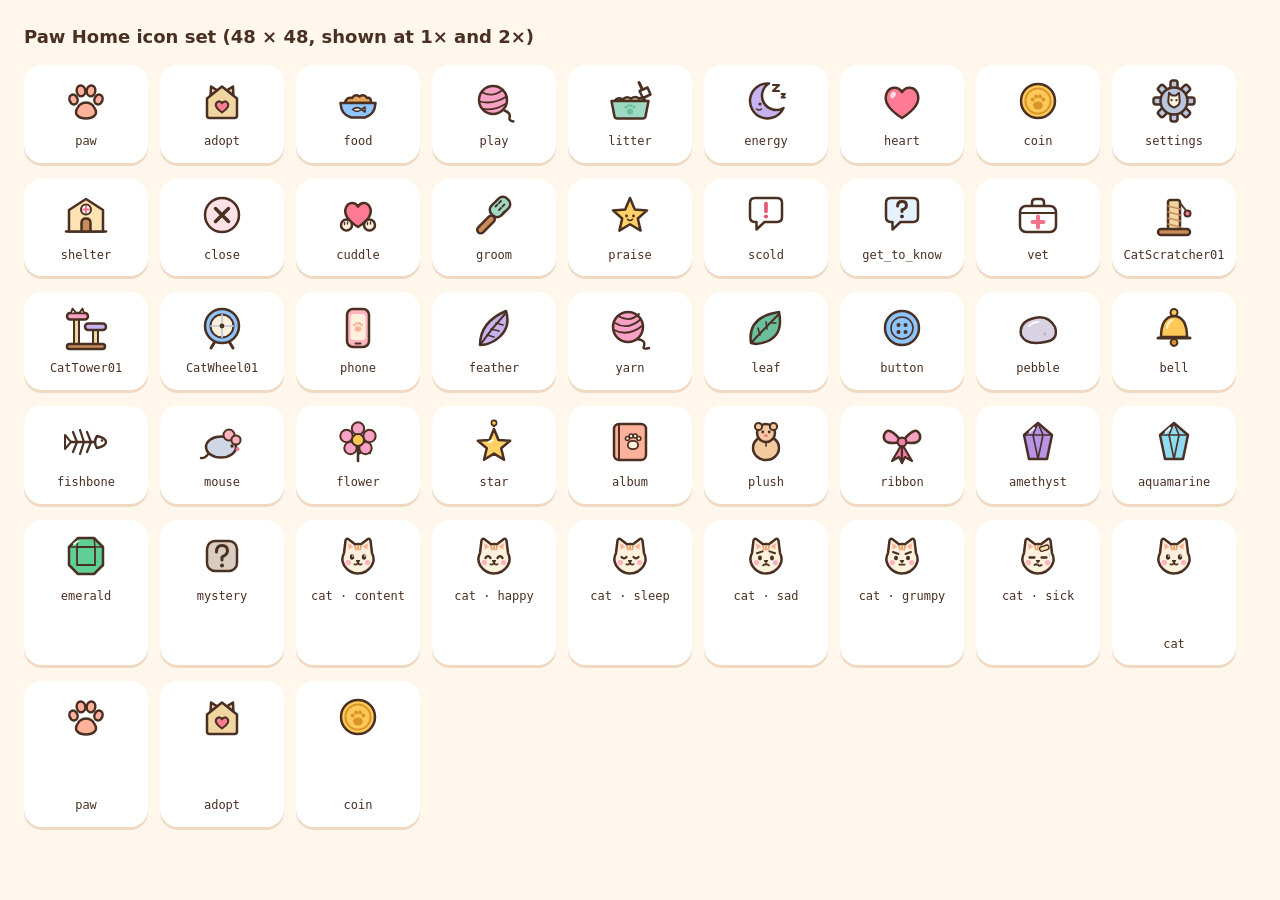
<file: mod/ui/icons.html>
<!doctype html>
<html lang="en">
<head>
  <meta charset="utf-8">
  <meta name="viewport" content="width=device-width, initial-scale=1">
  <title>Paw Home icons</title>
  <!-- Development sheet of the icon set (icons.js); not shipped to the game. -->
  <style>
    body { margin: 0; padding: 24px; background: #fff6ec; color: #4a2f23; font: 14px/1.4 system-ui, sans-serif; }
    h1 { font-size: 18px; margin: 0 0 16px; }
    .grid { display: flex; flex-wrap: wrap; }
    .cell { width: 112px; margin: 0 12px 16px 0; padding: 12px 6px; background: #fff; border-radius: 18px;
            box-shadow: 0 3px 0 #f0d9c2; text-align: center; }
    .cell .ico { width: 48px; height: 48px; display: block; margin: 0 auto 6px; }
    .cell.big .ico { width: 96px; height: 96px; }
    .cell code { font-size: 12px; }
  </style>
</head>
<body>
  <h1>Paw Home icon set (48 × 48, shown at 1× and 2×)</h1>
  <div class="grid" id="grid"></div>
  <script src="icons.js"></script>
  <script>
    const grid = document.getElementById("grid");
    function cell(name, mood, big) {
      const d = document.createElement("div");
      d.className = "cell" + (big ? " big" : "");
      d.appendChild(Icons.img(name, { mood }));
      const c = document.createElement("code");
      c.textContent = mood ? name + " · " + mood : name;
      d.appendChild(c);
      grid.appendChild(d);
    }
    for (const n of Icons.names()) if (n !== "cat") cell(n);
    for (const m of Icons.moods) cell("cat", m);
    for (const n of ["cat", "paw", "adopt", "coin"]) cell(n, null, true);
  </script>
</body>
</html>
</file>
